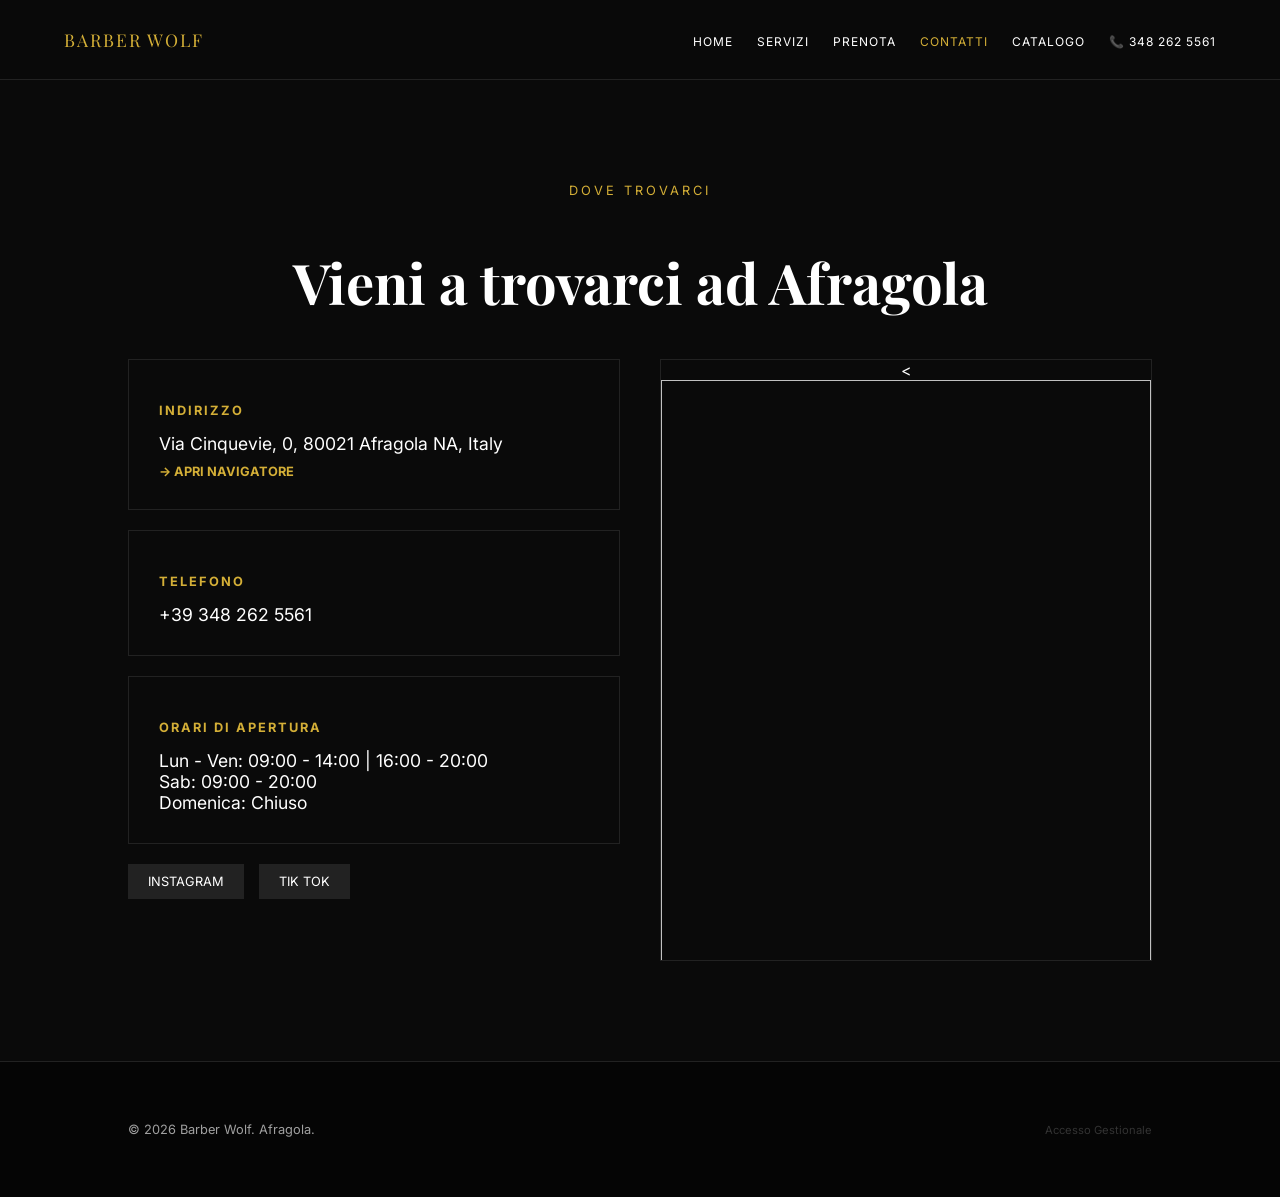
<file: contatti.html>
<!DOCTYPE html>
<html lang="it">
<head>
    <meta charset="UTF-8">
    <meta name="viewport" content="width=device-width, initial-scale=1.0">
    <title>Contatti | Barber Wolf</title>
    
    <link href="https://fonts.googleapis.com/css2?family=Playfair+Display:wght@700&family=Inter:wght@300;400;600&display=swap" rel="stylesheet">
    <link rel="stylesheet" href="style.css">
    <link href="https://unpkg.com/aos@2.3.1/dist/aos.css" rel="stylesheet">

    <style>
/* Questo codice rende la mappa di Google scura e coordinata col sito */
.map-container iframe {
    width: 100%;
    height: 100%;
    border: 0;
    filter: grayscale(1) invert(92%) contrast(83%); /* Effetto Dark Mode */
    border: 1px solid #222;
}

        .contact-grid {
            display: grid;
            grid-template-columns: 1fr 1fr;
            gap: 40px;
            margin-top: 40px;
        }

        .contact-info {
            text-align: left;
        }

        .info-card {
            background: var(--grigio);
            padding: 30px;
            border: 1px solid #222;
            margin-bottom: 20px;
            transition: 0.3s;
        }

        .info-card:hover {
            border-color: var(--oro);
        }

        .info-card h3 {
            color: var(--oro);
            font-size: 0.8rem;
            text-transform: uppercase;
            letter-spacing: 2px;
            margin-bottom: 15px;
        }

        .info-card p, .info-card a {
            color: white;
            text-decoration: none;
            font-size: 1.1rem;
            margin: 0;
            display: block;
        }

        .map-container {
            border: 1px solid #222;
            height: 100%;
            min-height: 400px;
        }

        iframe {
            width: 100%;
            height: 100%;
            border: 0;
            filter: grayscale(1) invert(1) contrast(1.2); /* Mappa scura per matchare il sito */
        }

        .social-links {
            margin-top: 20px;
            display: flex;
            gap: 15px;
        }

        .social-btn {
            background: #222;
            color: white;
            padding: 10px 20px;
            text-decoration: none;
            font-size: 0.8rem;
            text-transform: uppercase;
            transition: 0.3s;
        }

        .social-btn:hover {
            background: var(--oro);
            color: black;
        }

        @media (max-width: 850px) {
            .contact-grid {
                grid-template-columns: 1fr;
            }
            .map-container {
                height: 300px;
            }
        }
    </style>
</head>
<body>

<header>
    <a href="index.html" class="logo">Barber Wolf <span style="font-weight:300"></span></a>
    <nav>
        <a href="index.html">Home</a>
        <a href="servizi.html">Servizi</a>
        <a href="prenota.html">Prenota</a>
        <a href="contatti.html" style="color:var(--oro)">Contatti</a>
        <a href="catalogo.html">Catalogo</a>
        <a href="tel:+393482625561" class="nav-phone">📞 348 262 5561</a>
    </nav>
</header>

<section>
    <div data-aos="fade-down">
        <p class="sub">Dove Trovarci</p>
        <h2>Vieni a trovarci ad Afragola</h2>
    </div>

    <div class="contact-grid">
        
        <div class="contact-info" data-aos="fade-right">
            <div class="info-card">
                <h3>Indirizzo</h3>
                <p>Via Cinquevie, 0, 80021 Afragola NA, Italy</p>
                <a href="https://www.google.com/maps/place//Via+Cinquevie,+80021+Afragola+Na" target="_blank" style="color: var(--oro); font-size: 0.8rem; margin-top: 10px; font-weight: bold;">→ APRI NAVIGATORE</a>
            </div>

            <div class="info-card">
                <h3>Telefono</h3>
                <a href="tel:+393482625561">+39 348 262 5561</a>
            </div>

            <div class="info-card">
                <h3>Orari di Apertura</h3>
                <p>Lun - Ven: 09:00 - 14:00 | 16:00 - 20:00</p> 
                <p>Sab: 09:00 - 20:00</p>
                <p>Domenica: Chiuso</p>
            </div>

            <div class="social-links">
    <a href="https://www.instagram.com/Real_Barber_Wolf" target="_blank" class="social-btn">Instagram</a>
    <a href="https://www.tiktok.com/@_barber_wolf_" target="_blank" class="social-btn">Tik Tok</a>
            </div>
        </div>

        <div class="map-container" data-aos="fade-left">
<div style="width: 100%; height: 600px; overflow: hidden;"><<iframe width="100%" height="100%" frameborder="0" scrolling="no" marginheight="0" marginwidth="0" src="https://maps.google.com/maps?width=100%25&amp;height=800&amp;hl=en&amp;q=via%20cinquevie,0%20,%20+(My%20Business%20Name)&amp;t=&amp;z=14&amp;ie=UTF8&amp;iwloc=B&amp;output=embed"><a href="https://www.mapsdirections.info/pl/mapa-populacji/"></a></iframe></div>
        </div>

    </div>
</section>

<footer>
    <div style="display:flex; justify-content: space-between; align-items: center;">
        <span>© 2026 Barber Wolf. Afragola.</span>
        <a href="https://calendly.com/login" target="_blank" style="color:#333; text-decoration:none; font-size: 0.7rem;">Accesso Gestionale</a>
    </div>
</footer>

<script src="https://unpkg.com/aos@2.3.1/dist/aos.js"></script>
<script>
    AOS.init({
        duration: 1000,
        once: true
    });
</script>

</body>
</html>
</file>
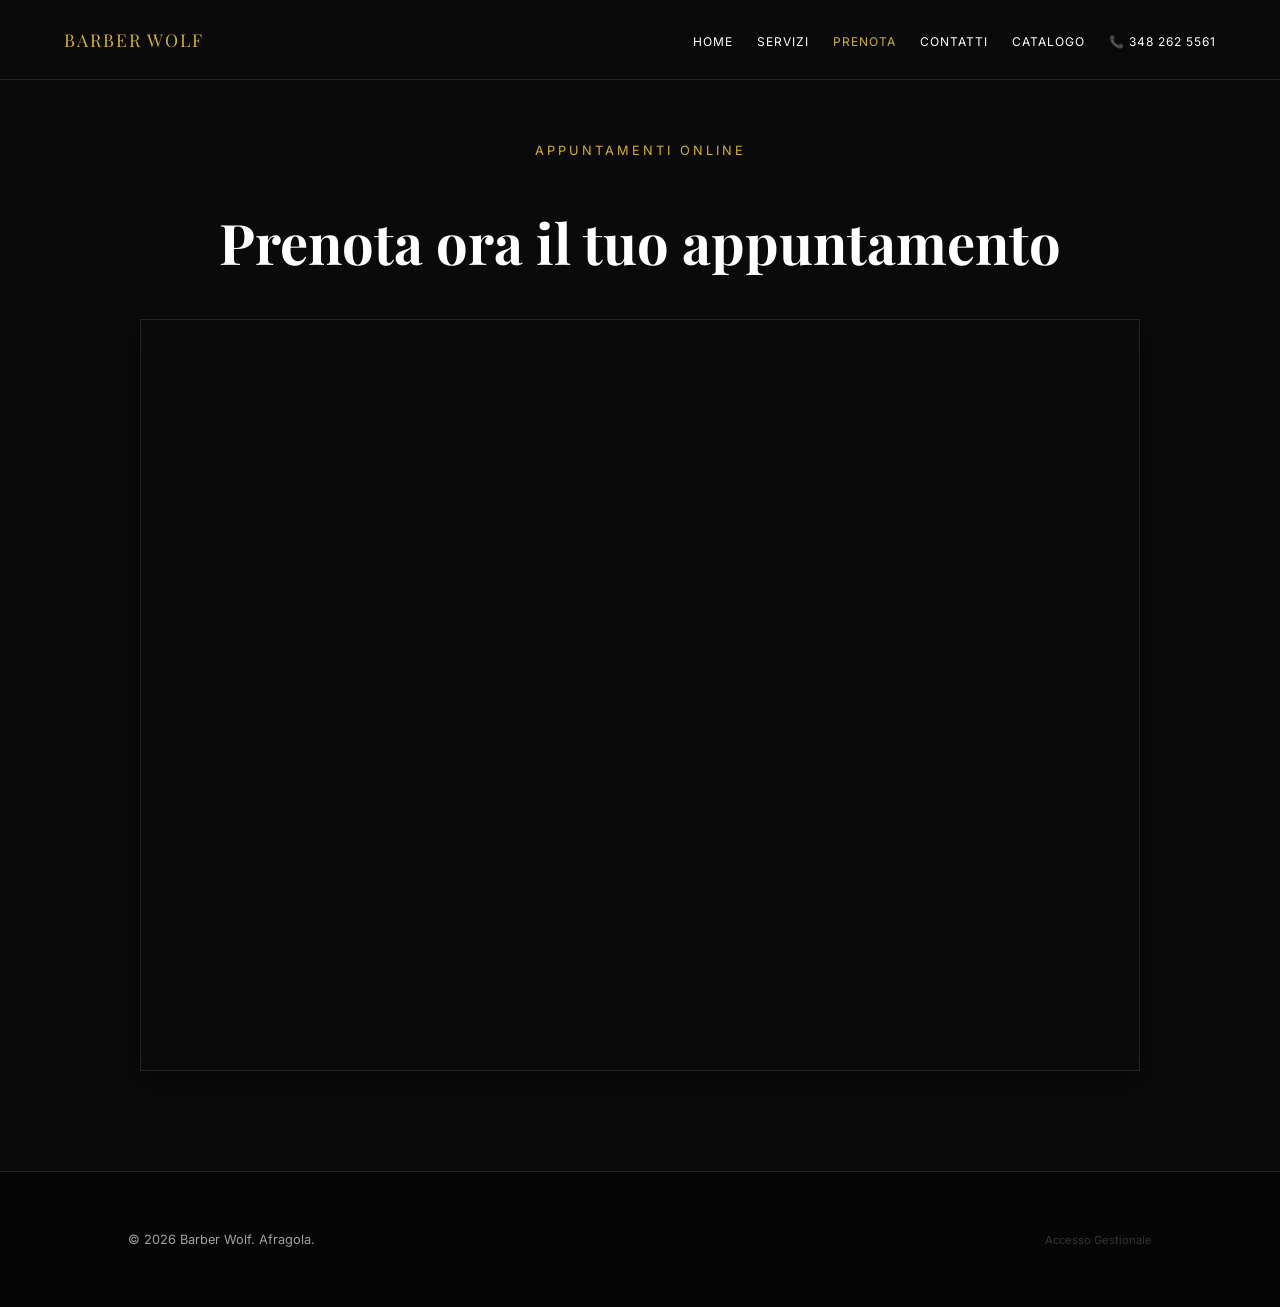
<file: prenota.html>
<!DOCTYPE html>
<html lang="it">
<head>
    <meta charset="UTF-8">
    <meta name="viewport" content="width=device-width, initial-scale=1.0">
    <title>Prenotazione | Barber Wolf</title>
    
    <link href="https://fonts.googleapis.com/css2?family=Playfair+Display:wght@700&family=Inter:wght@300;400;600&display=swap" rel="stylesheet">
    
    <link href="https://unpkg.com/aos@2.3.1/dist/aos.css" rel="stylesheet">
    
    <link rel="stylesheet" href="style.css">

    <style>
        .booking-page {
            padding: 60px 5%;
            background-color: var(--nero);
            min-height: 900px;
        }
        /* Box che contiene il calendario */
        .calendly-wrapper {
            max-width: 1000px;
            margin: 40px auto;
            border: 1px solid #222;
            box-shadow: 0 10px 30px rgba(0,0,0,0.5);
            overflow: hidden;
            background: #0a0a0a;
        }
    </style>
</head>
<body>

<header>
    <a href="index.html" class="logo">Barber Wolf <span style="font-weight:300"></span></a>
    <nav>
        <a href="index.html">Home</a>
        <a href="servizi.html">Servizi</a>
        <a href="prenota.html" style="color:var(--oro)">Prenota</a>
        <a href="contatti.html">Contatti</a>
        <a href="catalogo.html">Catalogo</a>
        <a href="tel:+393482625561" class="nav-phone">📞 348 262 5561</a>
    </nav>
</header>

<section class="booking-page">
    <div data-aos="fade-down">
        <p class="sub">Appuntamenti Online</p>
        <h2>Prenota ora il tuo appuntamento</h2>
    </div>

    <div class="calendly-wrapper" data-aos="zoom-in" data-aos-delay="200">
        <div class="calendly-inline-widget" 
             data-url="https://calendly.com/sxrlsrp/taglio?hide_event_type_details=1&hide_gdpr_banner=1&background_color=0a0a0a&text_color=ffffff&primary_color=d4af37" 
             style="min-width:320px;height:750px;">
        </div>
    </div>
</section>

<footer>
    <div style="display:flex; justify-content: space-between; align-items: center;">
        <span>© 2026 Barber Wolf. Afragola.</span>
<a href="https://calendly.com/login" target="_blank" style="color:#333; text-decoration:none; font-size: 0.7rem;">Accesso Gestionale</a>
    </div>
</footer>

<script type="text/javascript" src="https://assets.calendly.com/assets/external/widget.js" async></script>

<script src="https://unpkg.com/aos@2.3.1/dist/aos.js"></script>
<script>
    AOS.init({
        duration: 1000,
        once: true
    });
</script>

</div>
</body>
</html>
</file>
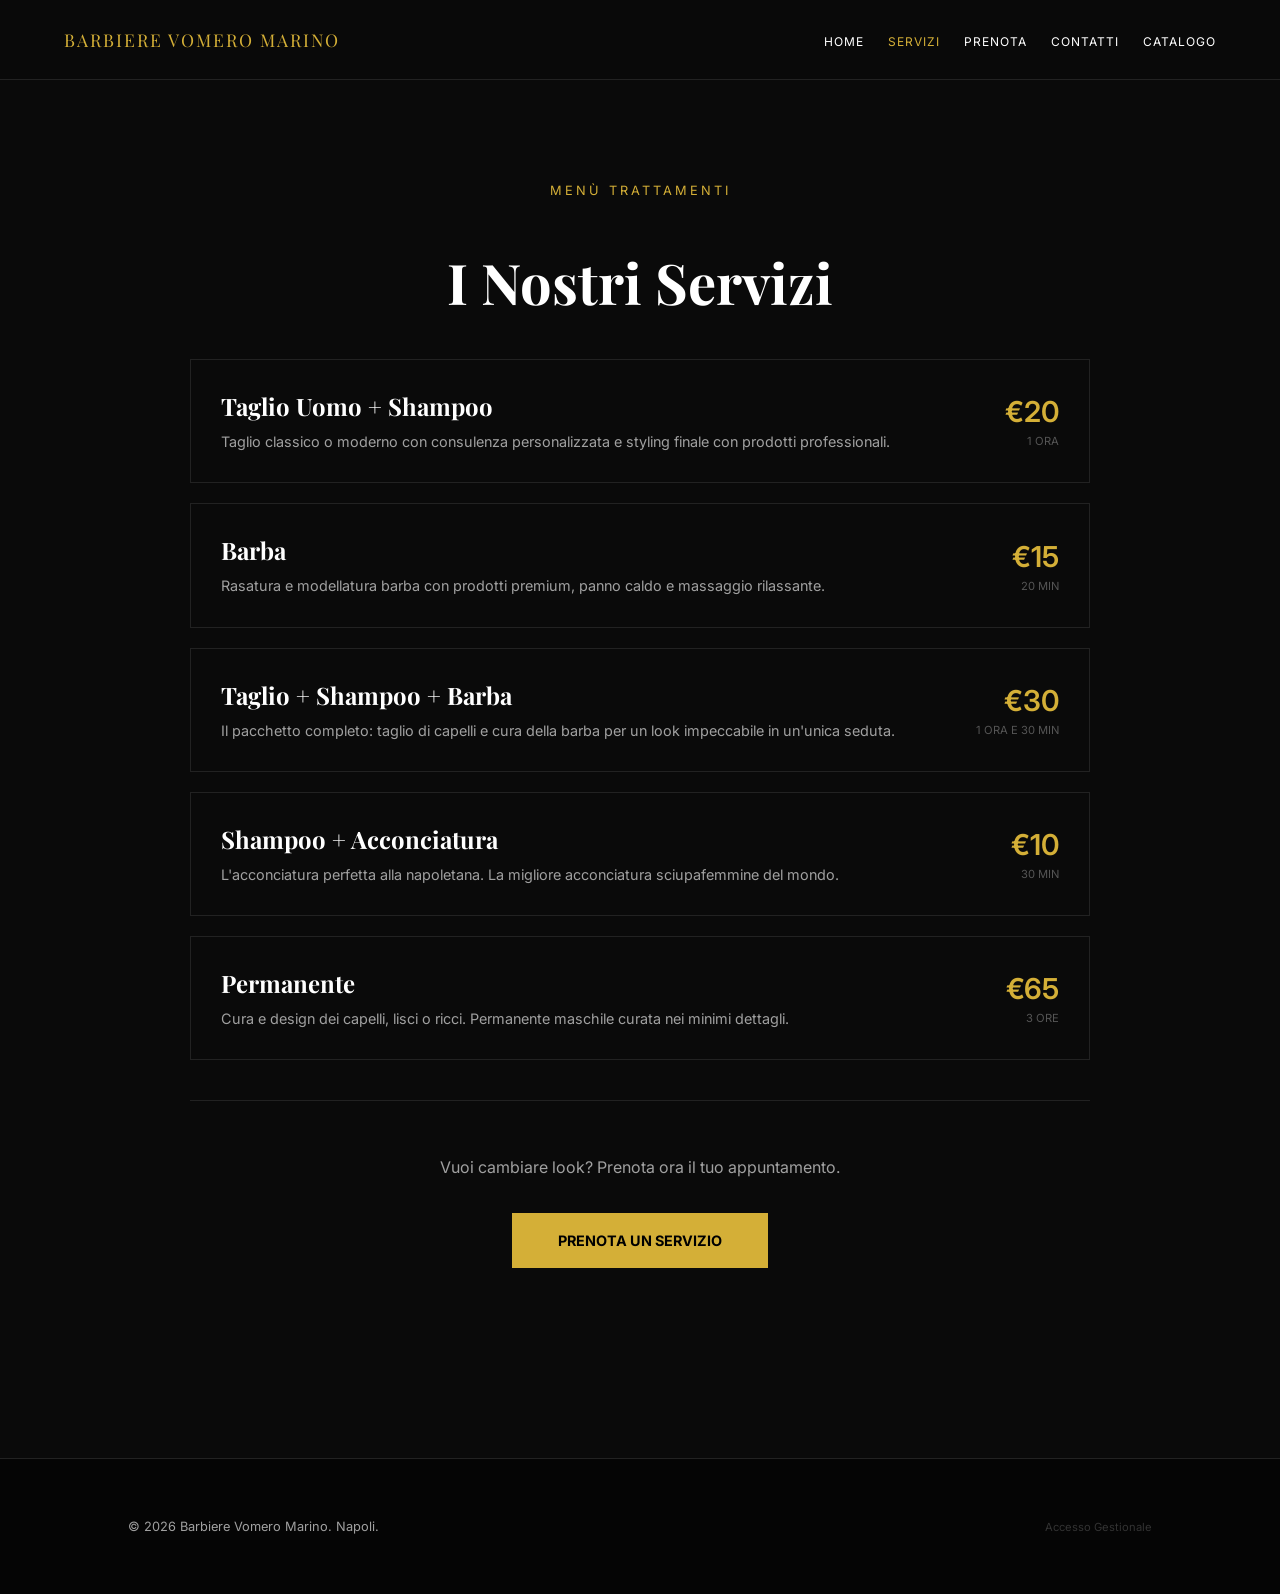
<file: servizi.html>
<!DOCTYPE html>
<html lang="it">
<head>
    <meta charset="UTF-8">
    <meta name="viewport" content="width=device-width, initial-scale=1.0">
    <title>Servizi | Barbiere Vomero Marino</title>
    
    <link href="https://fonts.googleapis.com/css2?family=Playfair+Display:wght@700&family=Inter:wght@300;400;600&display=swap" rel="stylesheet">
    <link rel="stylesheet" href="style.css">
    <link href="https://unpkg.com/aos@2.3.1/dist/aos.css" rel="stylesheet">

    <style>
        .services-container {
            max-width: 900px;
            margin: 0 auto;
            padding-bottom: 50px;
        }

        .service-card {
            background: var(--grigio);
            border: 1px solid #222;
            margin-bottom: 20px;
            padding: 30px;
            display: flex;
            justify-content: space-between;
            align-items: center;
            transition: 0.3s;
            text-align: left;
        }

        .service-card:hover {
            border-color: var(--oro);
            transform: translateY(-5px);
        }

        .service-details h3 {
            font-family: 'Playfair Display', serif;
            font-size: 1.5rem;
            margin: 0 0 10px 0;
            color: var(--testo);
        }

        .service-details p {
            color: var(--testo-opaco);
            font-size: 0.9rem;
            margin: 0;
            line-height: 1.4;
        }

        .service-meta {
            text-align: right;
            min-width: 100px;
        }

        .service-price {
            display: block;
            font-size: 1.8rem;
            color: var(--oro);
            font-weight: 600;
        }

        .service-duration {
            display: block;
            font-size: 0.7rem;
            color: #555;
            text-transform: uppercase;
            margin-top: 5px;
        }

        .cta-box {
            margin-top: 40px;
            padding: 40px;
            border-top: 1px solid #222;
        }

        @media (max-width: 600px) {
            .service-card {
                flex-direction: column;
                text-align: center;
            }
            .service-meta {
                margin-top: 20px;
                text-align: center;
            }
        }
    </style>
</head>
<body>

<header>
    <a href="index.html" class="logo">Barbiere Vomero <span style="font-weight:300">MARINO</span></a>
    <nav>
        <a href="index.html">Home</a>
        <a href="servizi.html" style="color:var(--oro)">Servizi</a>
        <a href="prenota.html">Prenota</a>
        <a href="contatti.html">Contatti</a>
        <a href="catalogo.html">Catalogo</a>
    </nav>
</header>

<section>
    <div data-aos="fade-down">
        <p class="sub">Menù Trattamenti</p>
        <h2>I Nostri Servizi</h2>
    </div>

    <div class="services-container">
        
        <div class="service-card" data-aos="fade-up">
            <div class="service-details">
                <h3>Taglio Uomo + Shampoo</h3>
                <p>Taglio classico o moderno con consulenza personalizzata e styling finale con prodotti professionali.</p>
            </div>
            <div class="service-meta">
                <span class="service-price">€20</span>
                <span class="service-duration">1 ora</span>
            </div>
        </div>

        <div class="service-card" data-aos="fade-up" data-aos-delay="100">
            <div class="service-details">
                <h3>Barba</h3>
                <p>Rasatura e modellatura barba con prodotti premium, panno caldo e massaggio rilassante.</p>
            </div>
            <div class="service-meta">
                <span class="service-price">€15</span>
                <span class="service-duration">20 min</span>
            </div>
        </div>

        <div class="service-card" data-aos="fade-up" data-aos-delay="200">
            <div class="service-details">
                <h3>Taglio + Shampoo + Barba</h3>
                <p>Il pacchetto completo: taglio di capelli e cura della barba per un look impeccabile in un'unica seduta.</p>
            </div>
            <div class="service-meta">
                <span class="service-price">€30</span>
                <span class="service-duration">1 ora e 30 min</span>
            </div>
        </div>

        <div class="service-card" data-aos="fade-up" data-aos-delay="300">
            <div class="service-details">
                <h3>Shampoo + Acconciatura</h3>
                <p>L'acconciatura perfetta alla napoletana. La migliore acconciatura sciupafemmine del mondo.</p>
            </div>
            <div class="service-meta">
                <span class="service-price">€10</span>
                <span class="service-duration">30 min</span>
            </div>
        </div>

        <div class="service-card" data-aos="fade-up" data-aos-delay="400">
            <div class="service-details">
                <h3>Permanente</h3>
                <p>Cura e design dei capelli, lisci o ricci. Permanente maschile curata nei minimi dettagli.</p>
            </div>
            <div class="service-meta">
                <span class="service-price">€65</span>
                <span class="service-duration">3 ore</span>
            </div>
        </div>

        <div class="cta-box" data-aos="zoom-in">
            <p style="color: var(--testo-opaco);">Vuoi cambiare look? Prenota ora il tuo appuntamento.</p>
            <a href="prenota.html" class="btn">Prenota un servizio</a>
        </div>

    </div>
</section>

<footer>
    <div style="display:flex; justify-content: space-between; align-items: center;">
        <span>© 2026 Barbiere Vomero Marino. Napoli.</span>
<a href="https://calendly.com/login" target="_blank" style="color:#333; text-decoration:none; font-size: 0.7rem;">Accesso Gestionale</a>
    </div>
</footer>

<script src="https://unpkg.com/aos@2.3.1/dist/aos.js"></script>
<script>
    AOS.init({
        duration: 1000,
        once: true
    });
</script>

</body>
</html>
</file>
<file: style.css>
/* VARIABILI E RESET */
:root { 
    --oro: #d4af37; 
    --nero: #0a0a0a; 
    --grigio-card: #141414; 
    --testo: #ffffff; 
    --testo-opaco: #a0a0a0; 
}
* { 
    box-sizing: border-box; 
    scroll-behavior: smooth; 
}

body { 
   background: var(--nero);
    color: var(--testo); 
    font-family: 'Inter', sans-serif; 
    margin: 0; 
    overflow-x: hidden; 
    padding-top: 70px; /* Spazio per l'header fisso */ 
}

/* HEADER FISSO */
header { 
    display: flex; 
    justify-content: space-between; 
    align-items: center; 
    padding: 15px 5%; 
    position: fixed; 
    width: 100%; 
    top: 0; 
    background: rgba(10, 10, 10, 0.98); 
    z-index: 1000; 
    border-bottom: 1px solid #222; 
}

.logo { 
    font-family: 'Playfair Display', serif; 
    color: var(--oro); 
    text-transform: uppercase; 
    letter-spacing: 2px; 
    text-decoration: none; 
    font-size: 1.1rem; 
}

/* Stile per il Logo Immagine */
.logo-container {
    display: flex;
    align-items: center;
    text-decoration: none;
}

.logo-img {
    height: 30px; /* Questa è l'altezza ideale per la navbar */
    width: auto;  /* Mantiene le proporzioni originali */
    transition: transform 0.3s ease;
}

.logo-img:hover {
    transform: scale(1.05); /* Effetto leggero quando ci passi sopra */
}

/* Sistema l'altezza dell'header se il logo tocca i bordi */
header {
    padding: 10px 5%; 
    height: 80px;
    display: flex;
    align-items: center;
}

nav a { 
    color: white; 
    text-decoration: none; 
    margin-left: 20px; 
    font-size: 12px; 
    text-transform: uppercase; 
    transition: 0.3s; 
    letter-spacing: 1px; 
}

nav a:hover { 
    color: var(--oro); 
}

/* SEZIONI E TITOLI */
section { 
    padding: 100px 10%; 
    text-align: center; 
}

h2 { 
    font-family: 'Playfair Display', serif; 
    font-size: clamp(2rem, 5vw, 3.5rem); 
    margin-bottom: 40px; 
}

.sub { 
    color: var(--oro); 
    text-transform: uppercase; 
    letter-spacing: 3px; 
    font-size: 0.8rem; 
    margin-bottom: 10px; 
    display: block;
}

/* HERO SECTION */
.hero { 
    height: 90vh; 
    display: flex; 
    flex-direction: column; 
    justify-content: center; 
    align-items: center; 
    margin-top: -70px; 
    text-align: center;
}

.hero h1 { 
    font-family: 'Playfair Display', serif; 
    font-size: clamp(2.5rem, 8vw, 5rem); 
    line-height: 1.1; 
    margin: 20px 0; 
}

/* BOTTONI */
.btn { 
    background: var(--oro); 
    color: black; 
    padding: 18px 45px; 
    text-decoration: none; 
    font-weight: bold; 
    transition: 0.4s; 
    display: inline-block; 
    margin-top: 20px; 
    text-transform: uppercase;
    font-size: 0.9rem;
    border: 1px solid var(--oro);
}

.btn:hover { 
    background: transparent; 
    color: var(--oro); 
    transform: scale(1.05); 
}

/* SERVIZI - LISTINO */
.service-list { 
    max-width: 800px; 
    margin: 0 auto; 
}

.service-item { 
    display: flex; 
    justify-content: space-between; 
    align-items: center; 
    padding: 20px 0; 
    border-bottom: 1px solid #222; 
    text-align: left;
}

.price { 
    color: var(--oro); 
    font-weight: bold; 
    font-size: 1.3rem; 
    margin-left: 20px;
}

/* GRID TESTIMONIANZE E PERCHÉ SCEGLIERCI */
.grid-container {
    display: grid;
    grid-template-columns: repeat(auto-fit, minmax(280px, 1fr));
    gap: 25px;
    margin-top: 40px;
}

.card {
    background: var(--grigio-card);
    padding: 35px;
    border: 1px solid #222;
    text-align: left;
    transition: 0.3s;
}

.card:hover {
    border-color: var(--oro);
}

.card h3 {
    font-family: 'Playfair Display', serif;
    margin-top: 0;
}

.stars {
    color: var(--oro);
    margin-bottom: 15px;
}

/* SHOP */
.shop-grid { 
    display: grid; 
    grid-template-columns: repeat(auto-fit, minmax(250px, 1fr)); 
    gap: 30px; 
}

.product-card { 
    background: var(--grigio-card); 
    padding: 20px; 
    border: 1px solid #222; 
}

.product-card img { 
    width: 100%; 
    height: 250px; 
    object-fit: cover; 
    margin-bottom: 15px;
}

/* CONTATTI - LAYOUT A DUE COLONNE */
.contact-container {
    display: grid;
    grid-template-columns: 1fr 1fr;
    gap: 50px;
    text-align: left;
}

.info-item {
    background: var(--grigio-card);
    padding: 20px;
    margin-bottom: 15px;
    border-left: 3px solid var(--oro);
}
/* CATALAGO - VISUALIZZAZIONE FOTO */
.cut {
    display: grid;
    grid-template-columns: repeat(auto-fit, minmax(250px, 1fr));
    gap: 20px;
    padding: 40px;
}

.product-image img {
    width: 100%;       /* Fa sì che la foto occupi tutta la card */
    height: 300px;     /* Altezza fissa per uniformità */
    object-fit: cover; /* Ritaglia la foto senza deformarla */
    display: block;
}
/* FOOTER */
footer { 
    padding: 60px 10%; 
    border-top: 1px solid #222; 
    font-size: 0.8rem; 
    color: var(--testo-opaco); 
    background: #050505; 
}

.footer-content {
    display: flex;
    justify-content: space-between;
    align-items: center;
}

/* RESPONSIVE PER CELLULARI */
@media (max-width: 768px) {
    header { padding: 15px 20px; }
    nav a { margin-left: 10px; font-size: 10px; }
    section { padding: 60px 5%; }
    .contact-container { grid-template-columns: 1fr; }
    .footer-content { flex-direction: column; gap: 20px; text-align: center; }
}
</file>
